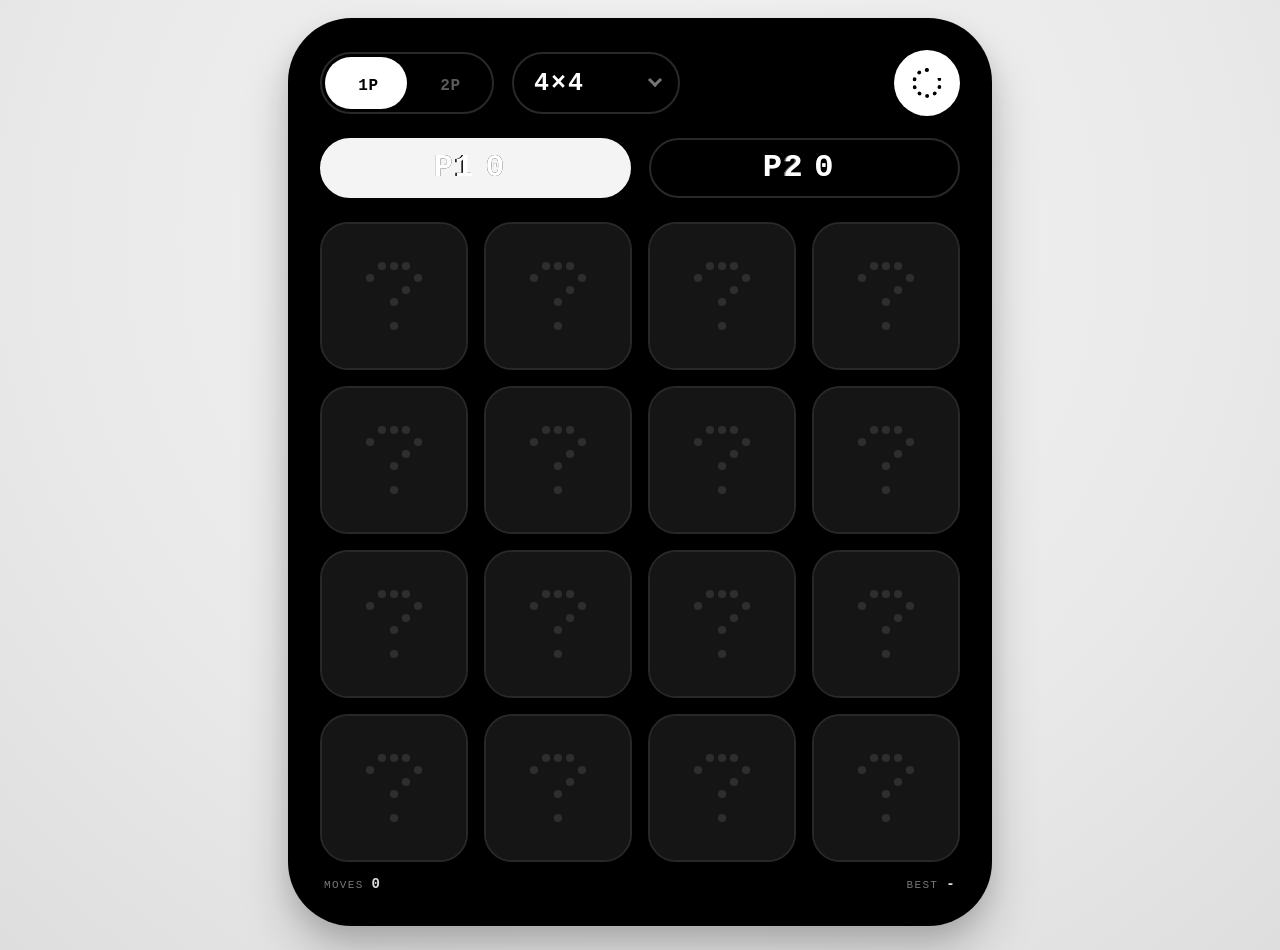
<file: index.html>
<!DOCTYPE html>
<html lang="en">
<head>
  <meta charset="UTF-8" />
  <meta name="viewport" content="width=device-width, initial-scale=1.0, maximum-scale=1.0, user-scalable=no, viewport-fit=cover" />
  <meta name="theme-color" content="#e9e9e9" />
  <meta name="mobile-web-app-capable" content="yes" />
  <meta name="apple-mobile-web-app-capable" content="yes" />
  <meta name="apple-mobile-web-app-status-bar-style" content="light" />
  <title>Icon Matcher</title>
  <link rel="manifest" href="manifest.json" />
  <link rel="stylesheet" href="Style.css" />
</head>

<body>
  <main class="app-shell">
    <section class="matcher-widget" aria-label="Icon Matcher">

      <header class="widget-controls">
        <div class="player-toggle" role="group" aria-label="Players">
          <button class="mode-btn active" id="one-player" type="button" aria-pressed="true">
            <span class="dot-text" data-text="1P">1P</span>
          </button>
          <button class="mode-btn" id="two-player" type="button" aria-pressed="false">
            <span class="dot-text" data-text="2P">2P</span>
          </button>
        </div>

        <label class="grid-control">
          <span class="sr-only">Grid size</span>
          <select id="grid-select" aria-label="Grid size">
            <option value="2x4">2×4</option>
            <option value="4x4" selected>4×4</option>
            <option value="4x5">4×5</option>
          </select>
          <span class="select-arrow" aria-hidden="true"></span>
        </label>

        <button id="reset-btn" class="reset-btn" type="button" aria-label="Reset game">
          <span class="reset-symbol" aria-hidden="true"></span>
        </button>
      </header>

      <section class="score-row" aria-label="Game score">
        <div class="player-score active" id="player-one-score">
          <span class="score-label dot-text" data-text="P1">P1</span>
          <strong class="score-value dot-text" id="p1-score" data-text="0">0</strong>
        </div>
        <div class="player-score" id="player-two-score">
          <span class="score-label dot-text" data-text="P2">P2</span>
          <strong class="score-value dot-text" id="p2-score" data-text="0">0</strong>
          <span class="status-dot" aria-hidden="true"></span>
        </div>
      </section>

      <section id="game-board" class="game-board" aria-label="Memory cards"></section>

      <section class="game-info" aria-live="polite">
        <div>
          <span class="info-label">MOVES</span>
          <strong id="move-count">0</strong>
        </div>
        <div>
          <span class="info-label">BEST</span>
          <strong id="best-score">-</strong>
        </div>
      </section>

      <div id="victory-overlay" class="victory-overlay" hidden>
        <div class="victory-card">
          <span class="victory-mark" aria-hidden="true"></span>
          <p class="victory-title">CLEAR</p>
          <p class="victory-result">
            <span id="victory-moves">0</span> MOVES
          </p>
          <p class="victory-best">
            BEST <span id="victory-best-score">-</span>
          </p>
          <button id="play-again-btn" class="play-again-btn" type="button">PLAY AGAIN</button>
        </div>
      </div>
    </section>

    <div id="ad-container" class="ad-container" aria-hidden="true"></div>
  </main>

  <script src="script.js"></script>
</body>
</html>
</file>
<file: Style.css>
/* =========================================================
   ICON MATCHER
   Monochrome dot-matrix widget
   ========================================================= */

:root {
  --page-bg: #e9e9e9;
  --widget: #000000;
  --widget-soft: #151515;
  --card-hidden: #151515;
  --card-hidden-border: #282828;
  --card-front: #f4f4f4;
  --ink: #050505;
  --white: #ffffff;
  --muted-dot: #555555;
  --line: #292929;
  --red: #e31b23;

  --cols: 4;
  --rows: 4;
  --gap: clamp(9px, 2.2vw, 16px);
  --widget-radius: clamp(34px, 8vw, 64px);
  --card-radius: clamp(17px, 4vw, 28px);
}

* {
  box-sizing: border-box;
  margin: 0;
  padding: 0;
  -webkit-tap-highlight-color: transparent;
}

html {
  min-height: 100%;
  background: var(--page-bg);
}

body {
  min-height: 100vh;
  min-height: 100dvh;
  background:
    radial-gradient(circle at 50% 25%, #f4f4f4 0%, var(--page-bg) 62%, #dedede 100%);
  color: var(--white);
  font-family: Arial, Helvetica, sans-serif;
  overscroll-behavior: none;
  user-select: none;
  -webkit-user-select: none;
}

button,
select {
  font: inherit;
}

button {
  border: 0;
  cursor: pointer;
}

.sr-only {
  position: absolute;
  width: 1px;
  height: 1px;
  padding: 0;
  margin: -1px;
  overflow: hidden;
  clip: rect(0, 0, 0, 0);
  white-space: nowrap;
  border: 0;
}

/* ---------- App / widget ---------- */

.app-shell {
  width: min(100%, 760px);
  min-height: 100vh;
  min-height: 100dvh;
  margin: 0 auto;
  padding:
    max(18px, env(safe-area-inset-top))
    clamp(12px, 4vw, 28px)
    max(24px, env(safe-area-inset-bottom));
  display: flex;
  flex-direction: column;
  justify-content: center;
  align-items: stretch;
}

.matcher-widget {
  position: relative;
  width: 100%;
  background: var(--widget);
  border-radius: var(--widget-radius);
  padding: clamp(18px, 4vw, 32px);
  box-shadow:
    0 28px 50px rgba(0, 0, 0, 0.20),
    0 10px 22px rgba(0, 0, 0, 0.10);
  overflow: hidden;
}

/* ---------- Dot text ---------- */

.dot-text {
  color: transparent;
  position: relative;
  display: inline-block;
  line-height: 1;
  min-width: 1em;
  font-family: monospace;
  font-weight: 700;
}

.dot-text::after {
  content: attr(data-text);
  color: #fff;
  position: absolute;
  inset: 0;
  display: block;
  font-family: "Courier New", monospace;
  font-weight: 700;
  letter-spacing: 0.05em;
}

/* Controls intentionally use a clean digital look; card symbols are true dots. */

.widget-controls {
  display: grid;
  grid-template-columns: auto 1fr auto;
  align-items: center;
  gap: clamp(10px, 2.5vw, 18px);
  margin-bottom: clamp(14px, 3vw, 22px);
}

.player-toggle,
.grid-control {
  height: clamp(48px, 11vw, 62px);
  border: 2px solid #292929;
  border-radius: 999px;
  background: #000;
}

.player-toggle {
  display: flex;
  padding: 3px;
}

.mode-btn {
  min-width: clamp(58px, 15vw, 82px);
  padding: 0 14px;
  border-radius: 999px;
  background: transparent;
  color: #5a5a5a;
  transition: background 160ms ease, color 160ms ease, transform 120ms ease;
}

.mode-btn:active,
.reset-btn:active,
.play-again-btn:active {
  transform: scale(0.96);
}

.mode-btn.active {
  background: var(--white);
  color: var(--ink);
}

.mode-btn .dot-text::after {
  color: #5a5a5a;
}

.mode-btn.active .dot-text::after {
  color: #000;
}

.grid-control {
  position: relative;
  width: fit-content;
  min-width: clamp(118px, 29vw, 168px);
  display: flex;
  align-items: center;
}

.grid-control select {
  appearance: none;
  -webkit-appearance: none;
  width: 100%;
  height: 100%;
  padding: 0 clamp(34px, 8vw, 46px) 0 20px;
  border: 0;
  outline: 0;
  border-radius: inherit;
  background: transparent;
  color: #fff;
  font-family: "Courier New", monospace;
  font-size: clamp(17px, 4.2vw, 25px);
  font-weight: 700;
  letter-spacing: 0.08em;
}

.grid-control select option {
  background: #111;
  color: #fff;
}

.select-arrow {
  position: absolute;
  right: 18px;
  width: 10px;
  height: 10px;
  border-right: 3px solid #777;
  border-bottom: 3px solid #777;
  transform: translateY(-3px) rotate(45deg);
  pointer-events: none;
}

.reset-btn {
  width: clamp(52px, 13vw, 66px);
  height: clamp(52px, 13vw, 66px);
  border-radius: 50%;
  background: var(--white);
  display: grid;
  place-items: center;
  transition: transform 120ms ease;
}

.reset-symbol {
  position: relative;
  width: 30px;
  height: 30px;
  border: 4px dotted #000;
  border-radius: 50%;
}

.reset-symbol::after {
  content: "";
  position: absolute;
  top: -5px;
  right: -5px;
  width: 11px;
  height: 11px;
  background: #fff;
  border-radius: 2px;
}

/* ---------- Player scores ---------- */

.score-row {
  display: grid;
  grid-template-columns: 1fr 1fr;
  gap: clamp(10px, 2.5vw, 18px);
  margin-bottom: clamp(16px, 3vw, 24px);
}

.player-score {
  min-height: clamp(48px, 11vw, 60px);
  position: relative;
  border: 2px solid #292929;
  border-radius: 999px;
  display: flex;
  align-items: center;
  justify-content: center;
  gap: 13px;
  color: #666;
  background: #000;
  transition: background 160ms ease, color 160ms ease;
}

.player-score.active {
  color: #000;
  background: #f4f4f4;
  border-color: #f4f4f4;
}

.score-label,
.score-value {
  color: inherit;
}

.score-label {
  font-family: "Courier New", monospace;
  font-size: clamp(22px, 5.5vw, 32px);
}

.score-value {
  font-family: "Courier New", monospace;
  font-size: clamp(22px, 5.5vw, 32px);
}

.player-score .status-dot {
  position: absolute;
  right: 14px;
  top: 50%;
  width: 12px;
  height: 12px;
  transform: translateY(-50%);
  border-radius: 50%;
  background: var(--red);
  opacity: 0;
}

.player-score.active .status-dot {
  opacity: 1;
}

/* ---------- Game board ---------- */

.game-board {
  display: grid;
  grid-template-columns: repeat(var(--cols), minmax(0, 1fr));
  gap: var(--gap);
  width: 100%;
}

.card {
  position: relative;
  width: 100%;
  aspect-ratio: 1 / 1;
  min-width: 0;
  border-radius: var(--card-radius);
  border: 2px solid var(--card-hidden-border);
  background: var(--card-hidden);
  overflow: hidden;
  perspective: 900px;
  cursor: pointer;
  touch-action: manipulation;
  box-shadow: inset 0 0 0 1px rgba(255,255,255,0.015);
}

.card-inner {
  position: absolute;
  inset: 0;
  transform-style: preserve-3d;
  transition: transform 280ms cubic-bezier(.2,.75,.25,1);
}

.card.flipped .card-inner,
.card.matched .card-inner {
  transform: rotateY(180deg);
}

.card-face {
  position: absolute;
  inset: 0;
  display: flex;
  align-items: center;
  justify-content: center;
  border-radius: inherit;
  backface-visibility: hidden;
  -webkit-backface-visibility: hidden;
}

.card-back {
  background: var(--card-hidden);
}

.card-front {
  background: var(--card-front);
  transform: rotateY(180deg);
}

.card:active {
  transform: scale(0.97);
}

.card.matched {
  border-color: var(--white);
}

.card.matched .card-front {
  animation: match-pop 280ms ease-out;
}

.card.match-error {
  animation: shake 300ms ease-in-out;
}

/* ---------- Dot-matrix symbols ---------- */

.dot-icon {
  --dot: clamp(4px, 1.25vw, 8px);
  --space: clamp(2px, 0.65vw, 4px);
  display: grid;
  gap: var(--space);
  justify-content: center;
  align-content: center;
  width: min(72%, 100px);
  height: min(72%, 100px);
}

.dot-icon .dot {
  width: var(--dot);
  height: var(--dot);
  border-radius: 50%;
  background: #000;
}

.card-back .dot-icon {
  opacity: 0.22;
}

.card-back .dot-icon .dot {
  background: #888;
}

.card-front .dot-icon {
  opacity: 1;
}

/* ---------- Small info row ---------- */

.game-info {
  display: flex;
  justify-content: space-between;
  align-items: center;
  padding: 14px 4px 2px;
  color: #777;
  font-family: "Courier New", monospace;
  font-size: 11px;
  letter-spacing: 0.12em;
}

.game-info > div {
  display: flex;
  align-items: baseline;
  gap: 8px;
}

.game-info strong {
  color: #ddd;
  font-size: 14px;
}

/* ---------- Victory ---------- */

.victory-overlay {
  position: absolute;
  inset: 0;
  z-index: 10;
  display: grid;
  place-items: center;
  padding: 24px;
  background: rgba(0,0,0,0.88);
  backdrop-filter: blur(4px);
}

.victory-overlay[hidden] {
  display: none;
}

.victory-card {
  width: min(88%, 340px);
  padding: 30px 24px;
  border-radius: 34px;
  background: #f4f4f4;
  color: #000;
  text-align: center;
  box-shadow: 0 18px 40px rgba(0,0,0,.35);
}

.victory-mark {
  display: block;
  width: 46px;
  height: 46px;
  margin: 0 auto 18px;
  border: 7px dotted #000;
  border-radius: 50%;
}

.victory-title {
  font-family: "Courier New", monospace;
  font-size: 28px;
  font-weight: 900;
  letter-spacing: .12em;
}

.victory-result,
.victory-best {
  margin-top: 10px;
  font-family: "Courier New", monospace;
  font-weight: 700;
}

.victory-best {
  color: #666;
  font-size: 13px;
}

.play-again-btn {
  margin-top: 22px;
  min-height: 52px;
  padding: 0 24px;
  border-radius: 999px;
  background: #000;
  color: #fff;
  font-family: "Courier New", monospace;
  font-weight: 800;
  letter-spacing: .08em;
}

/* ---------- Advertisement placeholder ---------- */

.ad-container {
  display: none;
}

/* ---------- Animations ---------- */

@keyframes match-pop {
  0% { transform: scale(.92); }
  55% { transform: scale(1.04); }
  100% { transform: scale(1); }
}

@keyframes shake {
  0%, 100% { transform: translateX(0); }
  25% { transform: translateX(-4px); }
  75% { transform: translateX(4px); }
}

/* ---------- Compact widget ---------- */

@media (max-width: 520px) {
  .app-shell {
    justify-content: center;
  }

  .matcher-widget {
    padding: 18px;
  }

  .widget-controls {
    grid-template-columns: auto 1fr auto;
  }

  .player-toggle {
    max-width: 154px;
  }

  .grid-control {
    justify-self: start;
  }

  .score-row {
    margin-bottom: 15px;
  }

  .game-info {
    display: none;
  }
}

/* 2x4: make the compact mode feel like the supplied horizontal widget. */
@media (min-width: 521px) {
  .matcher-widget {
    max-width: 720px;
    margin: 0 auto;
  }
}

/* Very small phones */
@media (max-width: 360px) {
  .matcher-widget {
    padding: 13px;
    border-radius: 30px;
  }

  .widget-controls {
    gap: 7px;
  }

  .mode-btn {
    min-width: 45px;
    padding: 0 8px;
  }

  .grid-control {
    min-width: 92px;
  }

  .grid-control select {
    padding-left: 12px;
    padding-right: 26px;
    font-size: 14px;
  }

  .reset-btn {
    width: 46px;
    height: 46px;
  }

  .score-row {
    gap: 7px;
  }

  .player-score {
    min-height: 43px;
    gap: 7px;
  }

  .score-label,
  .score-value {
    font-size: 18px;
  }

  .player-score .status-dot {
    width: 8px;
    height: 8px;
    right: 10px;
  }

  :root {
    --gap: 7px;
    --card-radius: 14px;
  }
}

/* Landscape / compact widget presentation */
@media (orientation: landscape) and (max-height: 600px) {
  .app-shell {
    padding-top: 10px;
    padding-bottom: 10px;
  }

  .matcher-widget {
    max-width: 720px;
    padding: 16px 24px;
  }

  .score-row,
  .game-info {
    display: none;
  }

  .widget-controls {
    margin-bottom: 12px;
  }

  .game-board {
    max-width: 680px;
    margin: 0 auto;
  }
}
</file>
